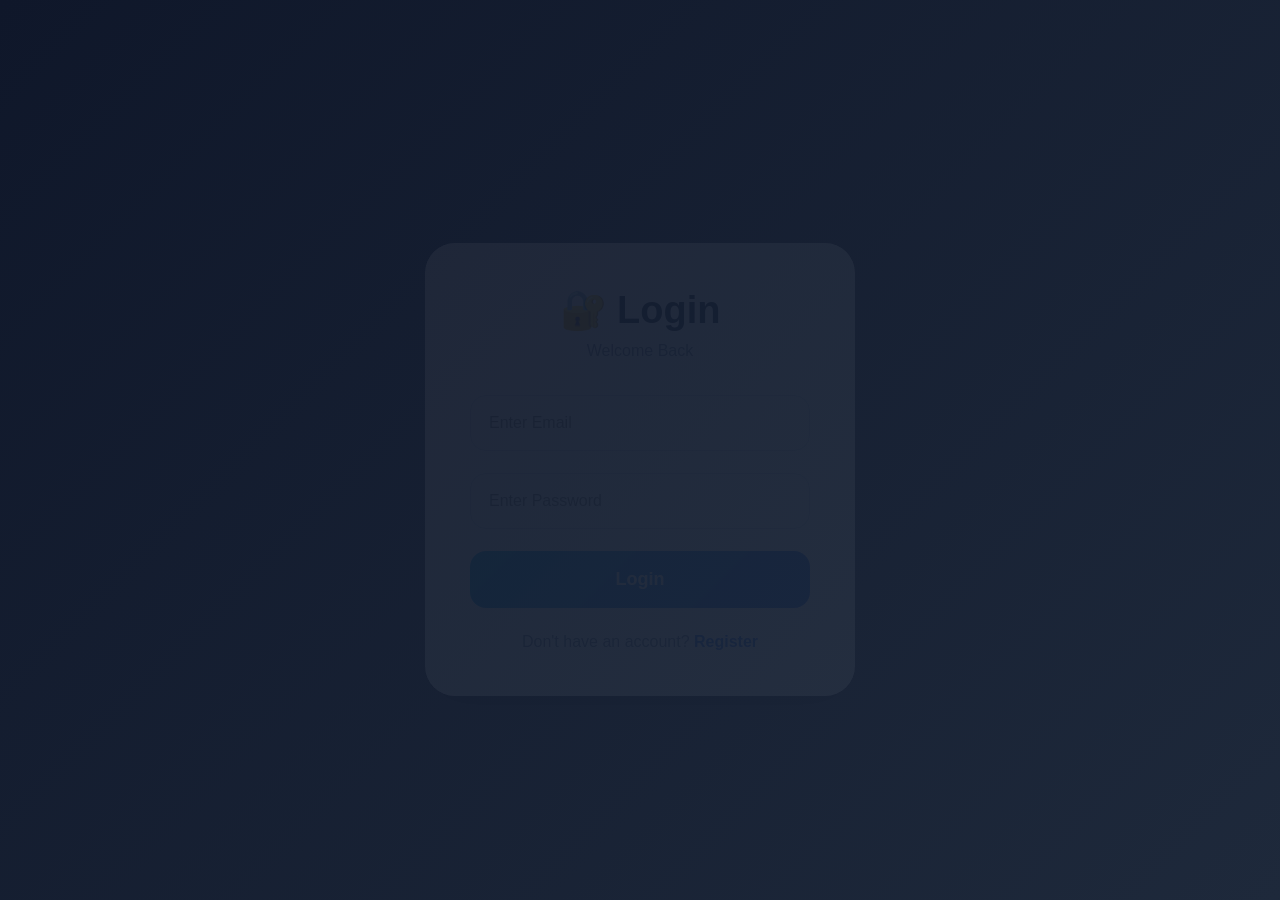
<file: frontend/index.html>
<!DOCTYPE html>
<html lang="en">

<head>

    <meta charset="UTF-8">

    <meta
        name="viewport"
        content="width=device-width, initial-scale=1.0"
    >

    <title>AI Health Dashboard</title>

    <!-- GOOGLE FONT -->

    <link
        href="https://fonts.googleapis.com/css2?family=Poppins:wght@300;400;500;600;700;800&display=swap"
        rel="stylesheet"
    >

    <!-- CSS -->

    <link
        rel="stylesheet"
        href="style.css"
    >

</head>

<body onload="checkLogin()">

    <!-- =====================================================
    SIDEBAR
    ====================================================== -->

    <div class="sidebar">

        <div class="sidebar-logo">

            🏥 Health AI

        </div>

        <ul class="sidebar-menu">

            <li>
                <a href="#home">🏠 Dashboard</a>
            </li>

            <li>
                <a href="#symptoms">🤒 Symptom Analyzer</a>
            </li>

            <li>
                <a href="#bmi">⚖️ BMI Calculator</a>
            </li>

            <li>
                <a href="#heart">❤️ Heart Disease</a>
            </li>

            <li>
                <a href="#diabetes">🩸 Diabetes</a>
            </li>

            <li>
                <a href="#mental">🧠 Mental Health</a>
            </li>

            <li>
                <a href="#" onclick="logoutUser()">
                    🚪 Logout
                </a>
            </li>

        </ul>

    </div>

    <!-- =====================================================
    MAIN CONTENT
    ====================================================== -->

    <div class="main-content">

        <!-- =================================================
        HERO SECTION
        ================================================== -->

        <section
            class="hero"
            id="home"
        >

            <div class="hero-content">

                <h1>

                    AI Healthcare Dashboard

                </h1>

                <p>

                    Predict diseases and analyze your
                    health using Artificial Intelligence
                    and Machine Learning.

                </p>

                <a href="#symptoms">

                    <button class="hero-btn">

                        Start Health Analysis

                    </button>

                </a>

            </div>

        </section>

        <!-- =================================================
        SYMPTOM ANALYZER
        ================================================== -->

        <section
            class="prediction-section"
            id="symptoms"
        >

            <div class="card">

                <h2>

                    🤒 AI Symptom Analyzer

                </h2>

                <div class="form-grid">

                    <input
                        type="number"
                        id="symptom-temp"
                        placeholder="Body Temperature (95-105°F)"
                    >

                    <select id="symptom-cough">

                        <option value="">
                            Cough Severity
                        </option>

                        <option value="0">
                            None
                        </option>

                        <option value="1">
                            Mild
                        </option>

                        <option value="2">
                            Severe
                        </option>

                    </select>

                    <select id="symptom-headache">

                        <option value="">
                            Headache
                        </option>

                        <option value="0">
                            None
                        </option>

                        <option value="1">
                            Mild
                        </option>

                        <option value="2">
                            Severe
                        </option>

                    </select>

                    <select id="symptom-vomit">

                        <option value="">
                            Vomiting
                        </option>

                        <option value="0">
                            No
                        </option>

                        <option value="1">
                            Yes
                        </option>

                    </select>

                    <select id="symptom-fatigue">

                        <option value="">
                            Fatigue Level
                        </option>

                        <option value="0">
                            Low
                        </option>

                        <option value="1">
                            Medium
                        </option>

                        <option value="2">
                            High
                        </option>

                    </select>

                    <select id="symptom-throat">

                        <option value="">
                            Sore Throat
                        </option>

                        <option value="0">
                            No
                        </option>

                        <option value="1">
                            Yes
                        </option>

                    </select>

                    <select id="symptom-bodypain">

                        <option value="">
                            Body Pain
                        </option>

                        <option value="0">
                            No
                        </option>

                        <option value="1">
                            Mild
                        </option>

                        <option value="2">
                            Severe
                        </option>

                    </select>

                    <select id="symptom-diarrhea">

                        <option value="">
                            Diarrhea
                        </option>

                        <option value="0">
                            No
                        </option>

                        <option value="1">
                            Yes
                        </option>

                    </select>

                </div>

                <button onclick="analyzeSymptoms()">

                    Analyze Symptoms

                </button>

                <div
                    class="result"
                    id="symptom-result"
                ></div>

            </div>

        </section>

        <!-- =================================================
        BMI
        ================================================== -->

        <section
            class="prediction-section"
            id="bmi"
        >

            <div class="card">

                <h2>

                    ⚖️ BMI Calculator

                </h2>

                <div class="form-grid">

                    <input
                        type="number"
                        id="bmi-height"
                        placeholder="Height (100-220 cm)"
                    >

                    <input
                        type="number"
                        id="bmi-weight"
                        placeholder="Weight (20-200 kg)"
                    >

                </div>

                <button onclick="calculateBMI()">

                    Calculate BMI

                </button>

                <div
                    class="result"
                    id="bmi-result"
                ></div>

            </div>

        </section>

        <!-- =================================================
        HEART DISEASE
        ================================================== -->

        <section
            class="prediction-section"
            id="heart"
        >

            <div class="card">

                <h2>

                    ❤️ Heart Disease Prediction

                </h2>

                <div class="form-grid">

                    <input
                        type="number"
                        id="heart-age"
                        placeholder="Age (20-80)"
                    >

                    <select id="heart-sex">

                        <option value="">
                            Gender
                        </option>

                        <option value="1">
                            Male
                        </option>

                        <option value="0">
                            Female
                        </option>

                    </select>

                    <input
                        type="number"
                        id="heart-trestbps"
                        placeholder="Blood Pressure (90-180)"
                    >

                    <input
                        type="number"
                        id="heart-chol"
                        placeholder="Cholesterol (100-400)"
                    >

                    <select id="heart-fbs">

                        <option value="">
                            High Blood Sugar
                        </option>

                        <option value="1">
                            Yes
                        </option>

                        <option value="0">
                            No
                        </option>

                    </select>

                    <input
                        type="number"
                        id="heart-thalach"
                        placeholder="Heart Rate (60-200)"
                    >

                    <select id="heart-exang">

                        <option value="">
                            Chest Pain During Exercise
                        </option>

                        <option value="1">
                            Yes
                        </option>

                        <option value="0">
                            No
                        </option>

                    </select>

                    <select id="heart-smoking">

                        <option value="">
                            Smoking
                        </option>

                        <option value="1">
                            Yes
                        </option>

                        <option value="0">
                            No
                        </option>

                    </select>

                    <select id="heart-family">

                        <option value="">
                            Family History
                        </option>

                        <option value="1">
                            Yes
                        </option>

                        <option value="0">
                            No
                        </option>

                    </select>

                </div>

                <button onclick="predictHeart()">

                    Predict Heart Disease

                </button>

                <div
                    class="result"
                    id="heart-result"
                ></div>

            </div>

        </section>

        <!-- =================================================
        DIABETES
        ================================================== -->

        <section
            class="prediction-section"
            id="diabetes"
        >

            <div class="card">

                <h2>

                    🩸 Diabetes Prediction

                </h2>

                <div class="form-grid">

                    <input
                        type="number"
                        id="dia-age"
                        placeholder="Age (1-100)"
                    >

                    <select id="dia-gender">

                        <option value="">
                            Gender
                        </option>

                        <option value="Male">
                            Male
                        </option>

                        <option value="Female">
                            Female
                        </option>

                    </select>

                    <select id="dia-hypertension">

                        <option value="">
                            Hypertension
                        </option>

                        <option value="1">
                            Yes
                        </option>

                        <option value="0">
                            No
                        </option>

                    </select>

                    <select id="dia-heart">

                        <option value="">
                            Heart Disease History
                        </option>

                        <option value="1">
                            Yes
                        </option>

                        <option value="0">
                            No
                        </option>

                    </select>

                    <select id="dia-smoking">

                        <option value="">
                            Smoking History
                        </option>

                        <option value="never">
                            Never
                        </option>

                        <option value="former">
                            Former
                        </option>

                        <option value="current">
                            Current
                        </option>

                    </select>

                    <input
                        type="number"
                        id="dia-bmi"
                        placeholder="BMI (15-45)"
                    >

                    <input
                        type="number"
                        id="dia-hba1c"
                        placeholder="HbA1c (4-9)"
                    >

                    <input
                        type="number"
                        id="dia-glucose"
                        placeholder="Glucose Level (70-300)"
                    >

                </div>

                <button onclick="predictDiabetes()">

                    Predict Diabetes

                </button>

                <div
                    class="result"
                    id="diabetes-result"
                ></div>

            </div>

        </section>

        <!-- =================================================
        MENTAL HEALTH
        ================================================== -->

        <section
            class="prediction-section"
            id="mental"
        >

            <div class="card">

                <h2>

                    🧠 Mental Health Prediction

                </h2>

                <div class="form-grid">

                    <input
                        type="number"
                        id="mental-sleep"
                        placeholder="Sleep Hours (1-12)"
                    >

                    <input
                        type="number"
                        id="mental-screen"
                        placeholder="Screen Time (0-15)"
                    >

                    <input
                        type="number"
                        id="mental-exercise"
                        placeholder="Exercise Minutes (0-180)"
                    >

                    <input
                        type="number"
                        id="mental-fatigue"
                        placeholder="Fatigue Level (1-10)"
                    >

                    <input
                        type="number"
                        id="mental-mood"
                        placeholder="Mood Score (1-10)"
                    >

                    <input
                        type="number"
                        id="mental-social"
                        placeholder="Social Hours (0-12)"
                    >

                    <input
                        type="number"
                        id="mental-coffee"
                        placeholder="Coffee Cups (0-10)"
                    >

                    <select id="mental-diet">

                        <option value="">
                            Diet Quality
                        </option>

                        <option value="poor">
                            Poor
                        </option>

                        <option value="average">
                            Average
                        </option>

                        <option value="good">
                            Good
                        </option>

                    </select>

                    <select id="mental-weather">

                        <option value="">
                            Weather
                        </option>

                        <option value="sunny">
                            Sunny
                        </option>

                        <option value="rainy">
                            Rainy
                        </option>

                        <option value="cloudy">
                            Cloudy
                        </option>

                        <option value="snowy">
                            Snowy
                        </option>

                    </select>

                </div>

                <button onclick="predictMental()">

                    Predict Mental Health

                </button>

                <div
                    class="result"
                    id="mental-result"
                ></div>

            </div>

        </section>

    </div>

    <!-- =====================================================
    FLOATING CHATBOT BUTTON
    ====================================================== -->

    <div
        class="chatbot-toggle"
        onclick="toggleChatbot()"
    >

        🤖

    </div>

    <!-- =====================================================
    CHATBOT POPUP
    ====================================================== -->

    <div
        class="chatbot-popup"
        id="chatbot-popup"
    >

        <div class="chatbot-header">

            <h3>

                AI Health Assistant

            </h3>

            <span onclick="toggleChatbot()">

                ✖

            </span>

        </div>

        <div
            class="chat-container"
            id="chat-container"
        >

            <div class="bot-message">

                👋 Hello! I am your AI Health Assistant.

                Ask me about:
                • fever
                • diabetes
                • BMI
                • stress
                • heart health
                • symptoms

            </div>

        </div>

        <div class="chat-input-area">

            <input
                type="text"
                id="chat-input"
                placeholder="Ask health question..."
            >

            <button onclick="sendMessage()">

                Send

            </button>

        </div>

    </div>

    <!-- JS -->

    <script src="script.js"></script>

</body>

</html>
</file>
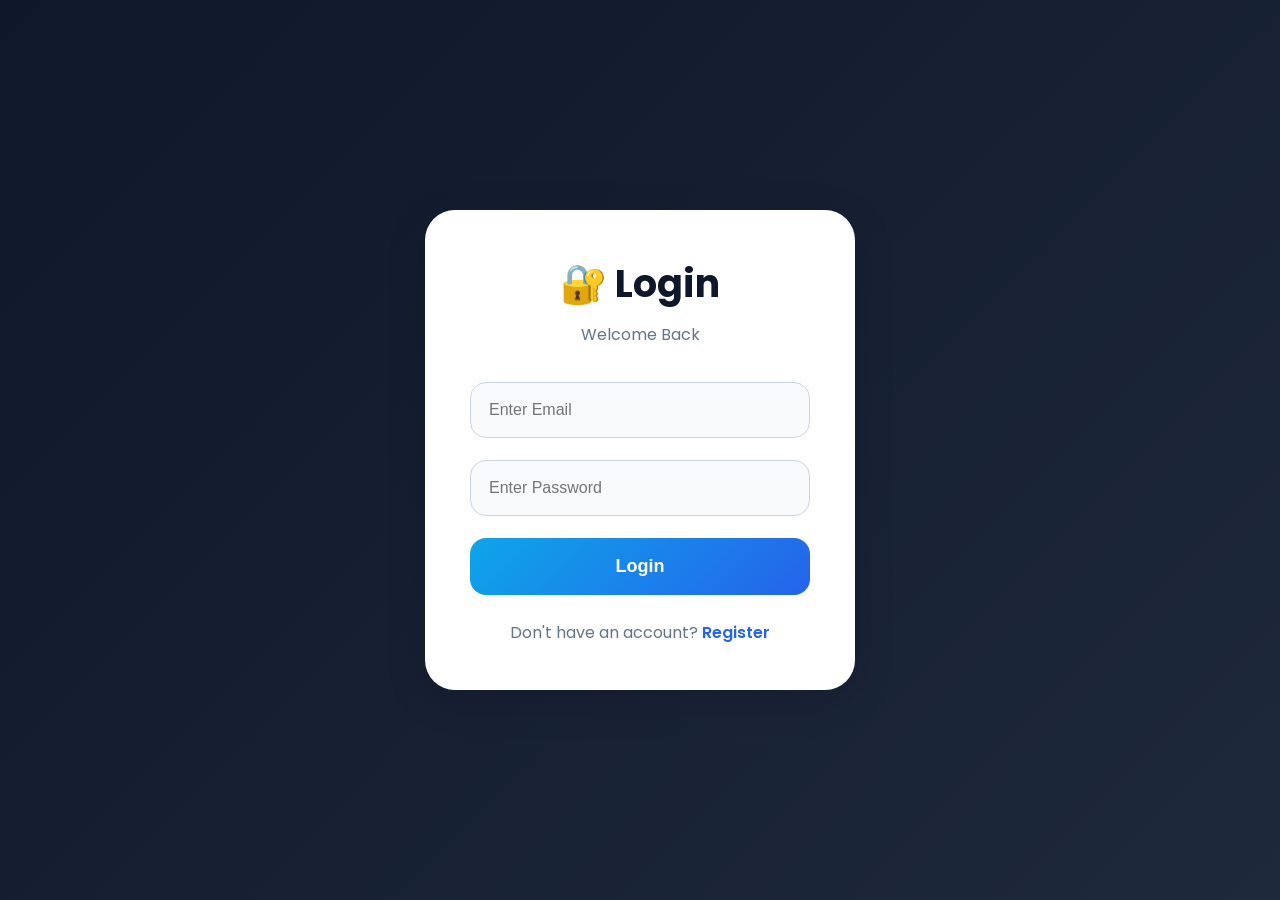
<file: frontend/login.html>
<!-- =========================================================
login.html
========================================================= -->

<!DOCTYPE html>
<html lang="en">

<head>

    <meta charset="UTF-8">

    <meta
        name="viewport"
        content="width=device-width, initial-scale=1.0"
    >

    <title>
        Login
    </title>

    <!-- =====================================================
    CSS
    ====================================================== -->

    <link
        rel="stylesheet"
        href="style.css"
    >

    <!-- =====================================================
    GOOGLE FONT
    ====================================================== -->

    <link
        href="https://fonts.googleapis.com/css2?family=Poppins:wght@300;400;500;600;700&display=swap"
        rel="stylesheet"
    >

</head>

<body>

    <!-- =====================================================
    LOGIN CONTAINER
    ====================================================== -->

    <div class="auth-container">

        <div class="auth-card">

            <!-- =================================================
            TITLE
            ================================================== -->

            <h2>
                🔐 Login
            </h2>

            <p class="auth-subtitle">
                Welcome Back
            </p>

            <!-- =================================================
            EMAIL
            ================================================== -->

            <input
                type="email"
                id="login-email"
                placeholder="Enter Email"
            >

            <!-- =================================================
            PASSWORD
            ================================================== -->

            <input
                type="password"
                id="login-password"
                placeholder="Enter Password"
            >

            <!-- =================================================
            LOGIN BUTTON
            ================================================== -->

            <button onclick="loginUser()">

                Login

            </button>

            <!-- =================================================
            REGISTER LINK
            ================================================== -->

            <p class="auth-text">

                Don't have an account?

                <a href="register.html">

                    Register

                </a>

            </p>

            <!-- =================================================
            RESULT BOX
            ================================================== -->

            <div
                class="auth-result"
                id="login-result"
            ></div>

        </div>

    </div>

    <!-- =====================================================
    JAVASCRIPT
    ====================================================== -->

    <script src="auth.js"></script>

</body>

</html>
</file>
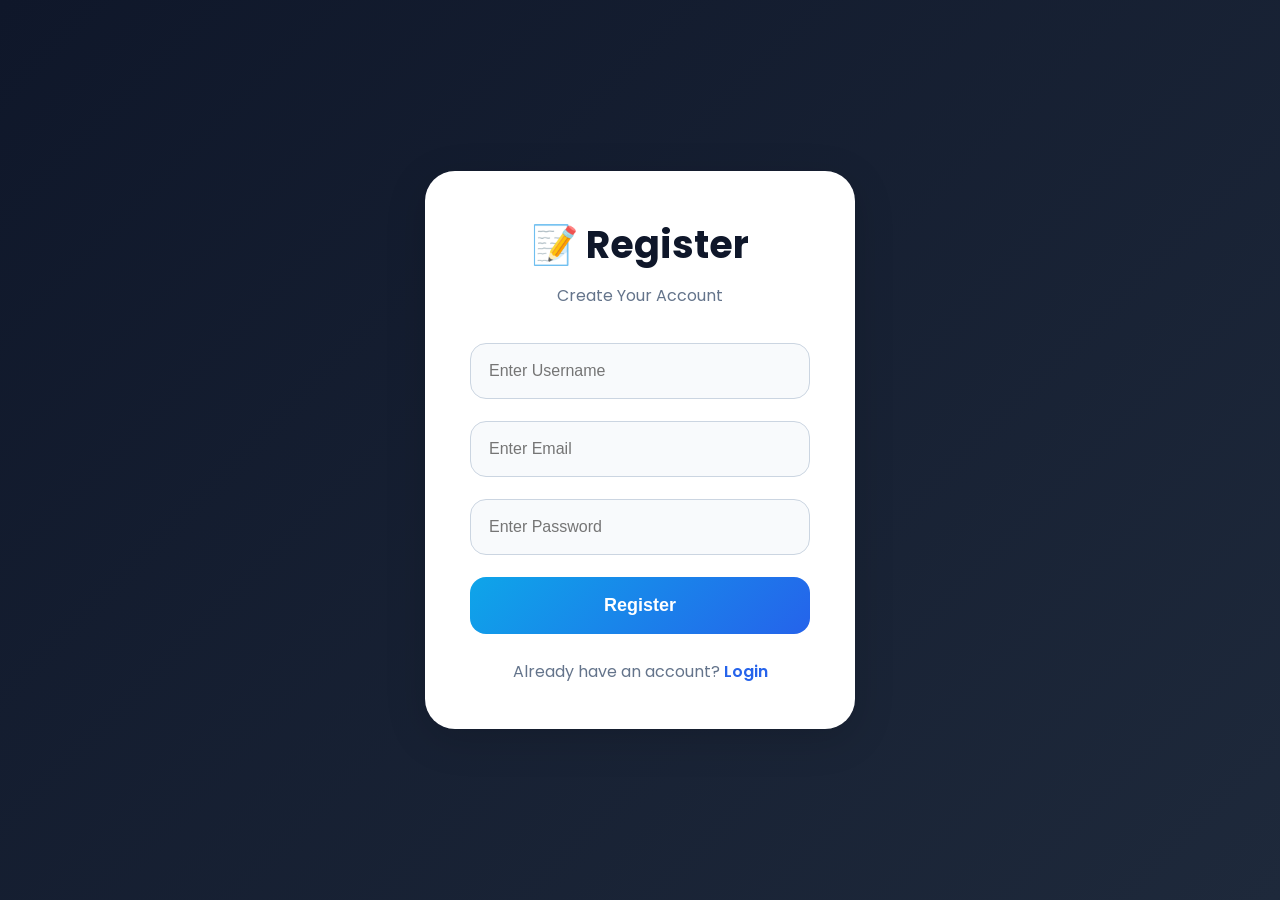
<file: frontend/register.html>
<!-- =========================================================
register.html
FINAL COMPLETE REGISTER PAGE
========================================================= -->

<!DOCTYPE html>
<html lang="en">

<head>

    <!-- =====================================================
    META TAGS
    ====================================================== -->

    <meta charset="UTF-8">

    <meta
        name="viewport"
        content="width=device-width, initial-scale=1.0"
    >

    <!-- =====================================================
    TITLE
    ====================================================== -->

    <title>
        Register
    </title>

    <!-- =====================================================
    GOOGLE FONT
    ====================================================== -->

    <link
        href="https://fonts.googleapis.com/css2?family=Poppins:wght@300;400;500;600;700&display=swap"
        rel="stylesheet"
    >

    <!-- =====================================================
    CSS FILE
    ====================================================== -->

    <link
        rel="stylesheet"
        href="style.css"
    >

</head>

<body>

    <!-- =====================================================
    AUTH CONTAINER
    ====================================================== -->

    <div class="auth-container">

        <!-- =================================================
        AUTH CARD
        ================================================== -->

        <div class="auth-card">

            <!-- =============================================
            TITLE
            ============================================== -->

            <h2>
                📝 Register
            </h2>

            <!-- =============================================
            SUBTITLE
            ============================================== -->

            <p class="auth-subtitle">

                Create Your Account

            </p>

            <!-- =============================================
            USERNAME INPUT
            ============================================== -->

            <input
                type="text"
                id="register-username"
                placeholder="Enter Username"
            >

            <!-- =============================================
            EMAIL INPUT
            ============================================== -->

            <input
                type="email"
                id="register-email"
                placeholder="Enter Email"
            >

            <!-- =============================================
            PASSWORD INPUT
            ============================================== -->

            <input
                type="password"
                id="register-password"
                placeholder="Enter Password"
            >

            <!-- =============================================
            REGISTER BUTTON
            ============================================== -->

            <button onclick="registerUser()">

                Register

            </button>

            <!-- =============================================
            LOGIN LINK
            ============================================== -->

            <p class="auth-text">

                Already have an account?

                <a href="login.html">

                    Login

                </a>

            </p>

            <!-- =============================================
            RESULT BOX
            ============================================== -->

            <div
                class="auth-result"
                id="register-result"
            ></div>

        </div>

    </div>

    <!-- =====================================================
    JAVASCRIPT
    ====================================================== -->

    <script src="auth.js"></script>

</body>

</html>
</file>
<file: frontend/style.css>
/* =========================================================
   GLOBAL STYLES
========================================================= */

*{
    margin: 0;
    padding: 0;
    box-sizing: border-box;
}

html{
    scroll-behavior: smooth;
}

body{

    font-family: 'Poppins', sans-serif;

    background: #f1f5f9;

    overflow-x: hidden;

    color: #0f172a;
}

/* =========================================================
   SIDEBAR
========================================================= */

.sidebar{

    width: 270px;

    height: 100vh;

    background: linear-gradient(
        180deg,
        #0f172a,
        #1e293b
    );

    position: fixed;

    top: 0;
    left: 0;

    padding: 30px 20px;

    overflow-y: auto;

    z-index: 1000;

    box-shadow:
        5px 0 25px rgba(0,0,0,0.15);
}

/* =========================================================
   SIDEBAR LOGO
========================================================= */

.sidebar-logo{

    color: white;

    font-size: 32px;

    font-weight: 800;

    margin-bottom: 50px;

    text-align: center;
}

/* =========================================================
   SIDEBAR MENU
========================================================= */

.sidebar-menu{

    list-style: none;

    display: flex;

    flex-direction: column;

    gap: 18px;
}

.sidebar-menu li a{

    display: block;

    padding: 16px 20px;

    border-radius: 16px;

    background: rgba(255,255,255,0.06);

    color: white;

    text-decoration: none;

    font-size: 16px;

    font-weight: 500;

    transition: 0.3s;
}

.sidebar-menu li a:hover{

    background: linear-gradient(
        135deg,
        #0ea5e9,
        #2563eb
    );

    transform: translateX(6px);
}

/* =========================================================
   MAIN CONTENT
========================================================= */

.main-content{

    margin-left: 270px;

    width: calc(100% - 270px);
}

/* =========================================================
   HERO SECTION
========================================================= */

.hero{

    width: 100%;

    min-height: 100vh;

    background:
        linear-gradient(
            rgba(15,23,42,0.82),
            rgba(15,23,42,0.82)
        ),

        url("https://images.unsplash.com/photo-1576091160399-112ba8d25d1d?q=80&w=1600&auto=format&fit=crop");

    background-size: cover;

    background-position: center;

    display: flex;

    justify-content: center;

    align-items: center;

    text-align: center;

    position: relative;

    padding: 40px;
}

.hero-content{

    max-width: 900px;

    z-index: 2;
}

.hero-content h1{

    font-size: 72px;

    font-weight: 800;

    line-height: 1.1;

    color: white;

    margin-bottom: 30px;
}

.hero-content p{

    font-size: 22px;

    line-height: 1.8;

    color: #dbeafe;

    margin-bottom: 40px;
}

/* =========================================================
   HERO BUTTON
========================================================= */

.hero-btn{

    padding: 18px 40px;

    border: none;

    border-radius: 16px;

    background: linear-gradient(
        135deg,
        #0ea5e9,
        #2563eb
    );

    color: white;

    font-size: 18px;

    font-weight: 600;

    cursor: pointer;

    transition: 0.3s;
}

.hero-btn:hover{

    transform: translateY(-4px);

    box-shadow:
        0 15px 35px rgba(37,99,235,0.35);
}

/* =========================================================
   PREDICTION SECTION
========================================================= */

.prediction-section{

    padding: 80px 7%;
}

/* =========================================================
   CARD
========================================================= */

.card{

    background: white;

    border-radius: 30px;

    padding: 45px;

    box-shadow:
        0 10px 35px rgba(0,0,0,0.08);

    transition: 0.3s;
}

.card:hover{

    transform: translateY(-4px);
}

/* =========================================================
   CARD TITLE
========================================================= */

.card h2{

    font-size: 38px;

    margin-bottom: 35px;

    color: #0f172a;

    font-weight: 700;
}

/* =========================================================
   FORM GRID
========================================================= */

.form-grid{

    display: grid;

    grid-template-columns:
        repeat(auto-fit, minmax(250px,1fr));

    gap: 22px;

    margin-bottom: 30px;
}

/* =========================================================
   INPUTS + SELECTS
========================================================= */

.form-grid input,
.form-grid select{

    width: 100%;

    padding: 18px;

    border-radius: 16px;

    border: 1px solid #cbd5e1;

    background: #f8fafc;

    outline: none;

    font-size: 16px;

    font-family: 'Poppins', sans-serif;

    transition: 0.3s;
}

.form-grid input:focus,
.form-grid select:focus{

    border-color: #38bdf8;

    background: white;

    box-shadow:
        0 0 12px rgba(56,189,248,0.25);
}

/* =========================================================
   BUTTONS
========================================================= */

.card button{

    width: 100%;

    padding: 18px;

    border: none;

    border-radius: 16px;

    background: linear-gradient(
        135deg,
        #0ea5e9,
        #2563eb
    );

    color: white;

    font-size: 18px;

    font-weight: 600;

    cursor: pointer;

    transition: 0.3s;
}

.card button:hover{

    transform: scale(1.01);

    box-shadow:
        0 15px 35px rgba(37,99,235,0.25);
}

/* =========================================================
   RESULT BOX
========================================================= */

.result{

    margin-top: 30px;

    padding: 25px;

    border-radius: 20px;

    background: #e0f2fe;

    color: #0c4a6e;

    display: none;

    animation: fadeIn 0.5s ease;
}

/* =========================================================
   RISK BAR
========================================================= */

.risk-bar-container{

    width: 100%;

    height: 32px;

    background: #dbeafe;

    border-radius: 30px;

    overflow: hidden;

    margin-top: 15px;
}

.risk-bar{

    height: 100%;

    display: flex;

    align-items: center;

    justify-content: center;

    background: linear-gradient(
        90deg,
        #22c55e,
        #facc15,
        #ef4444
    );

    color: white;

    font-weight: 700;

    transition: 0.5s;
}

/* =========================================================
   TIPS LIST
========================================================= */

.tips-list{

    margin-top: 18px;

    padding-left: 22px;

    line-height: 2;

    font-size: 16px;
}

/* =========================================================
   ANIMATION
========================================================= */

@keyframes fadeIn{

    from{

        opacity: 0;

        transform: translateY(20px);
    }

    to{

        opacity: 1;

        transform: translateY(0);
    }
}

/* =========================================================
   SCROLLBAR
========================================================= */

::-webkit-scrollbar{

    width: 10px;
}

::-webkit-scrollbar-track{

    background: #e2e8f0;
}

::-webkit-scrollbar-thumb{

    background: #38bdf8;

    border-radius: 20px;
}

/* =========================================================
   RESPONSIVE DESIGN
========================================================= */

@media(max-width: 1100px){

    .hero-content h1{

        font-size: 56px;
    }

    .hero-content p{

        font-size: 18px;
    }
}

@media(max-width: 900px){

    .sidebar{

        width: 100%;

        height: auto;

        position: relative;

        padding: 25px;
    }

    .sidebar-menu{

        flex-direction: row;

        flex-wrap: wrap;

        justify-content: center;
    }

    .main-content{

        width: 100%;

        margin-left: 0;
    }

    .hero{

        min-height: 80vh;
    }

    .hero-content h1{

        font-size: 48px;
    }

    .prediction-section{

        padding: 60px 5%;
    }
}

@media(max-width: 768px){

    .card{

        padding: 30px;
    }

    .card h2{

        font-size: 30px;
    }

    .hero-content h1{

        font-size: 40px;
    }

    .hero-content p{

        font-size: 16px;
    }

    .form-grid{

        grid-template-columns: 1fr;
    }
}

@media(max-width: 480px){

    .sidebar-logo{

        font-size: 24px;
    }

    .sidebar-menu li a{

        font-size: 14px;

        padding: 14px;
    }

    .hero-content h1{

        font-size: 32px;
    }

    .hero-btn{

        width: 100%;
    }

    .card h2{

        font-size: 26px;
    }

    .card button{

        font-size: 16px;
    }
}
/* =========================================================
   AUTH PAGES
========================================================= */

.auth-container{

    width: 100%;

    min-height: 100vh;

    display: flex;

    justify-content: center;

    align-items: center;

    background: linear-gradient(
        135deg,
        #0f172a,
        #1e293b
    );

    padding: 20px;
}

.auth-card{

    width: 100%;

    max-width: 430px;

    background: white;

    padding: 45px;

    border-radius: 30px;

    box-shadow:
        0 10px 40px rgba(0,0,0,0.15);

    animation: fadeIn 0.5s ease;
}

.auth-card h2{

    text-align: center;

    font-size: 38px;

    margin-bottom: 10px;

    color: #0f172a;

    font-weight: 700;
}

.auth-subtitle{

    text-align: center;

    color: #64748b;

    margin-bottom: 35px;

    font-size: 16px;
}

.auth-card input{

    width: 100%;

    padding: 18px;

    border-radius: 16px;

    border: 1px solid #cbd5e1;

    background: #f8fafc;

    outline: none;

    margin-bottom: 22px;

    font-size: 16px;

    transition: 0.3s;
}

.auth-card input:focus{

    border-color: #38bdf8;

    background: white;

    box-shadow:
        0 0 12px rgba(56,189,248,0.25);
}

.auth-card button{

    width: 100%;

    padding: 18px;

    border: none;

    border-radius: 16px;

    background: linear-gradient(
        135deg,
        #0ea5e9,
        #2563eb
    );

    color: white;

    font-size: 18px;

    font-weight: 600;

    cursor: pointer;

    transition: 0.3s;
}

.auth-card button:hover{

    transform: translateY(-3px);

    box-shadow:
        0 10px 30px rgba(37,99,235,0.3);
}

.auth-text{

    text-align: center;

    margin-top: 25px;

    color: #64748b;
}

.auth-text a{

    color: #2563eb;

    text-decoration: none;

    font-weight: 600;
}

.auth-result{

    margin-top: 25px;

    padding: 18px;

    border-radius: 16px;

    background: #dbeafe;

    color: #1e3a8a;

    text-align: center;

    font-weight: 600;

    display: none;
}
/* =========================================================
   CHATBOT
========================================================= */

.chat-container{

    width: 100%;

    height: 420px;

    background: #f8fafc;

    border-radius: 20px;

    padding: 20px;

    overflow-y: auto;

    margin-bottom: 20px;

    border: 1px solid #cbd5e1;
}

.bot-message,
.user-message{

    max-width: 80%;

    padding: 15px 18px;

    margin-bottom: 15px;

    border-radius: 18px;

    line-height: 1.6;

    animation: fadeIn 0.3s ease;
}

.bot-message{

    background: #dbeafe;

    color: #1e3a8a;

    border-top-left-radius: 5px;
}

.user-message{

    background: linear-gradient(
        135deg,
        #0ea5e9,
        #2563eb
    );

    color: white;

    margin-left: auto;

    border-top-right-radius: 5px;
}

.chat-input-area{

    display: flex;

    gap: 15px;
}

.chat-input-area input{

    flex: 1;

    padding: 18px;

    border-radius: 16px;

    border: 1px solid #cbd5e1;

    outline: none;

    font-size: 16px;
}

.chat-input-area button{

    width: 120px;
}

/* =========================================================
   FLOATING CHATBOT BUTTON
========================================================= */

.chatbot-toggle{

    position: fixed;

    bottom: 30px;

    right: 30px;

    width: 75px;

    height: 75px;

    border-radius: 50%;

    background: linear-gradient(
        135deg,
        #0ea5e9,
        #2563eb
    );

    display: flex;

    justify-content: center;

    align-items: center;

    font-size: 34px;

    color: white;

    cursor: pointer;

    z-index: 3000;

    box-shadow:
        0 10px 30px rgba(37,99,235,0.35);

    transition: 0.3s;

    animation: pulse 2s infinite;
}

.chatbot-toggle:hover{

    transform: scale(1.1);
}

/* =========================================================
   CHATBOT POPUP
========================================================= */

.chatbot-popup{

    position: fixed;

    bottom: 120px;

    right: 30px;

    width: 380px;

    height: 550px;

    background: white;

    border-radius: 25px;

    box-shadow:
        0 15px 40px rgba(0,0,0,0.15);

    overflow: hidden;

    display: none;

    flex-direction: column;

    z-index: 3000;

    animation: fadeIn 0.3s ease;
}

/* =========================================================
   HEADER
========================================================= */

.chatbot-header{

    background: linear-gradient(
        135deg,
        #0ea5e9,
        #2563eb
    );

    color: white;

    padding: 20px;

    display: flex;

    justify-content: space-between;

    align-items: center;
}

.chatbot-header h3{

    font-size: 20px;
}

.chatbot-header span{

    cursor: pointer;

    font-size: 22px;
}

/* =========================================================
   CHAT AREA
========================================================= */

.chat-container{

    flex: 1;

    padding: 20px;

    overflow-y: auto;

    background: #f8fafc;
}

/* =========================================================
   MOBILE
========================================================= */

@media(max-width: 500px){

    .chatbot-popup{

        width: 92%;

        right: 4%;

        height: 80vh;
    }
}
</file>
